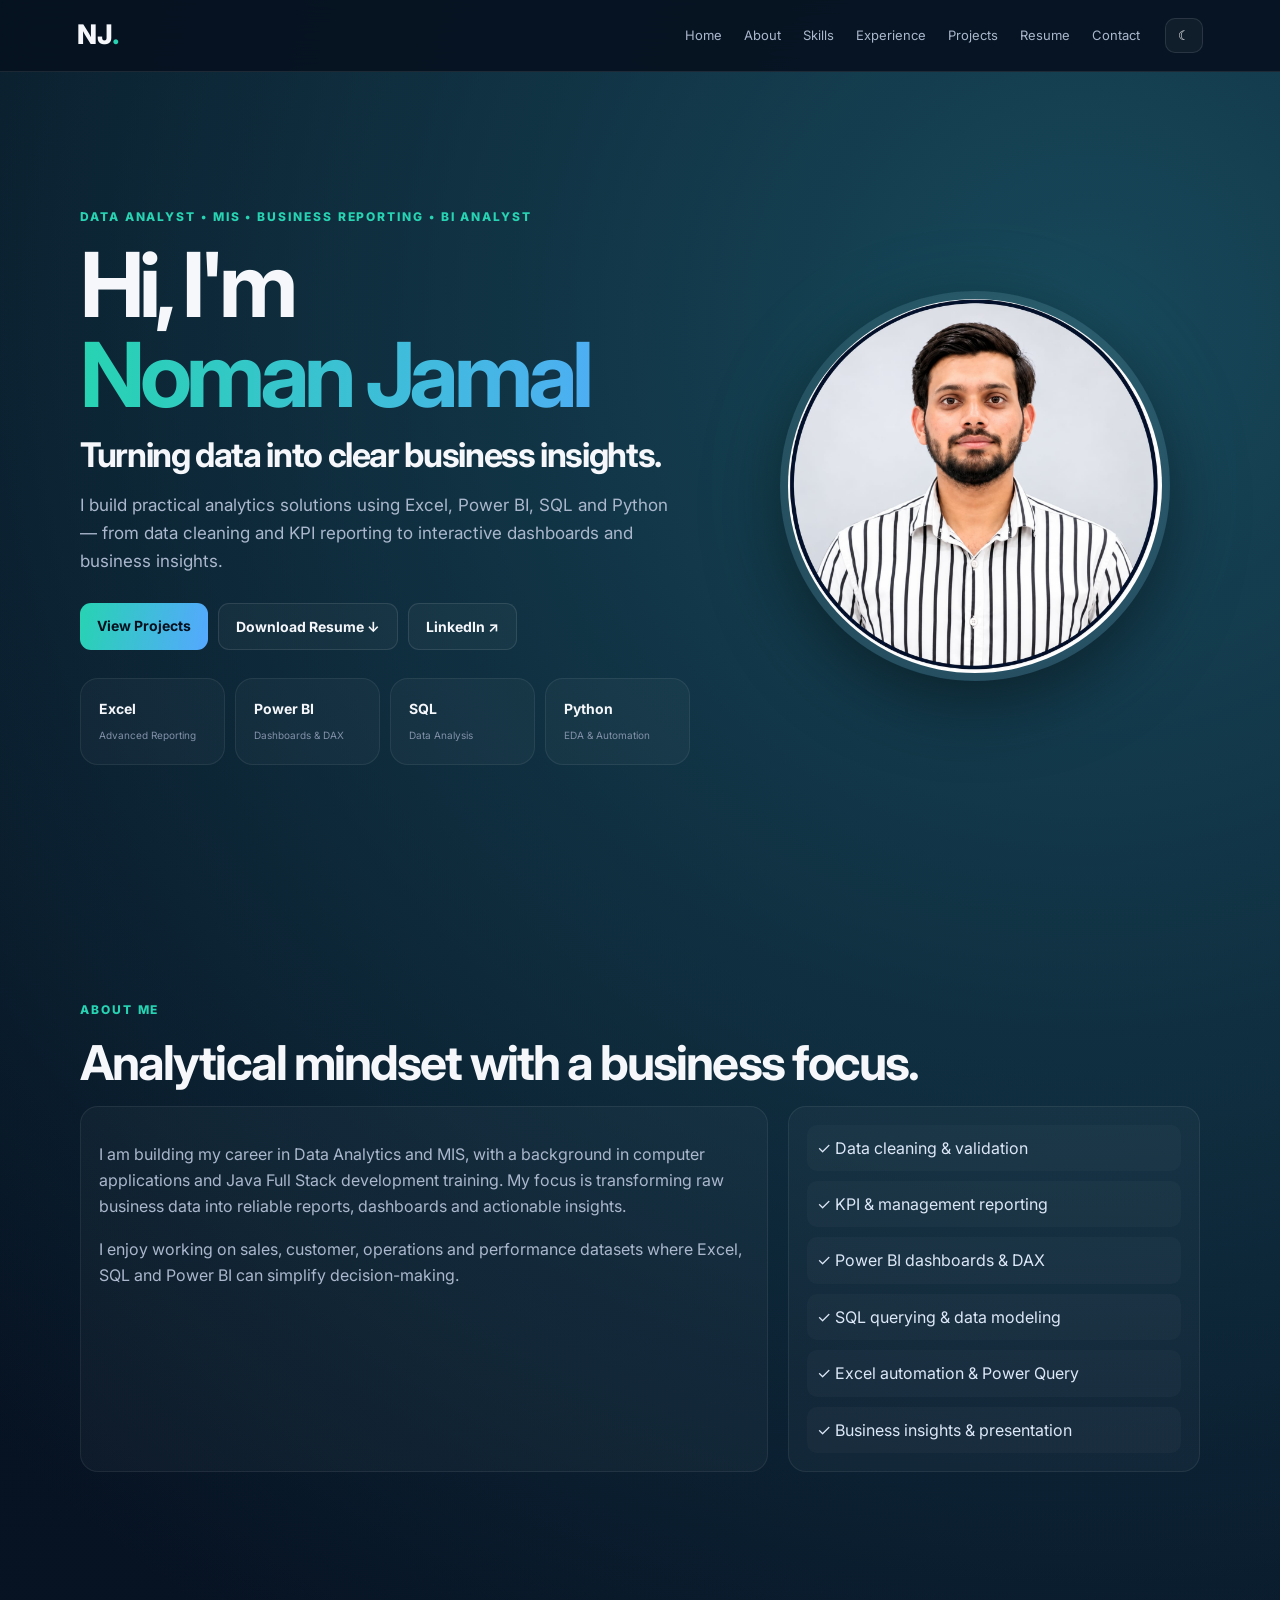
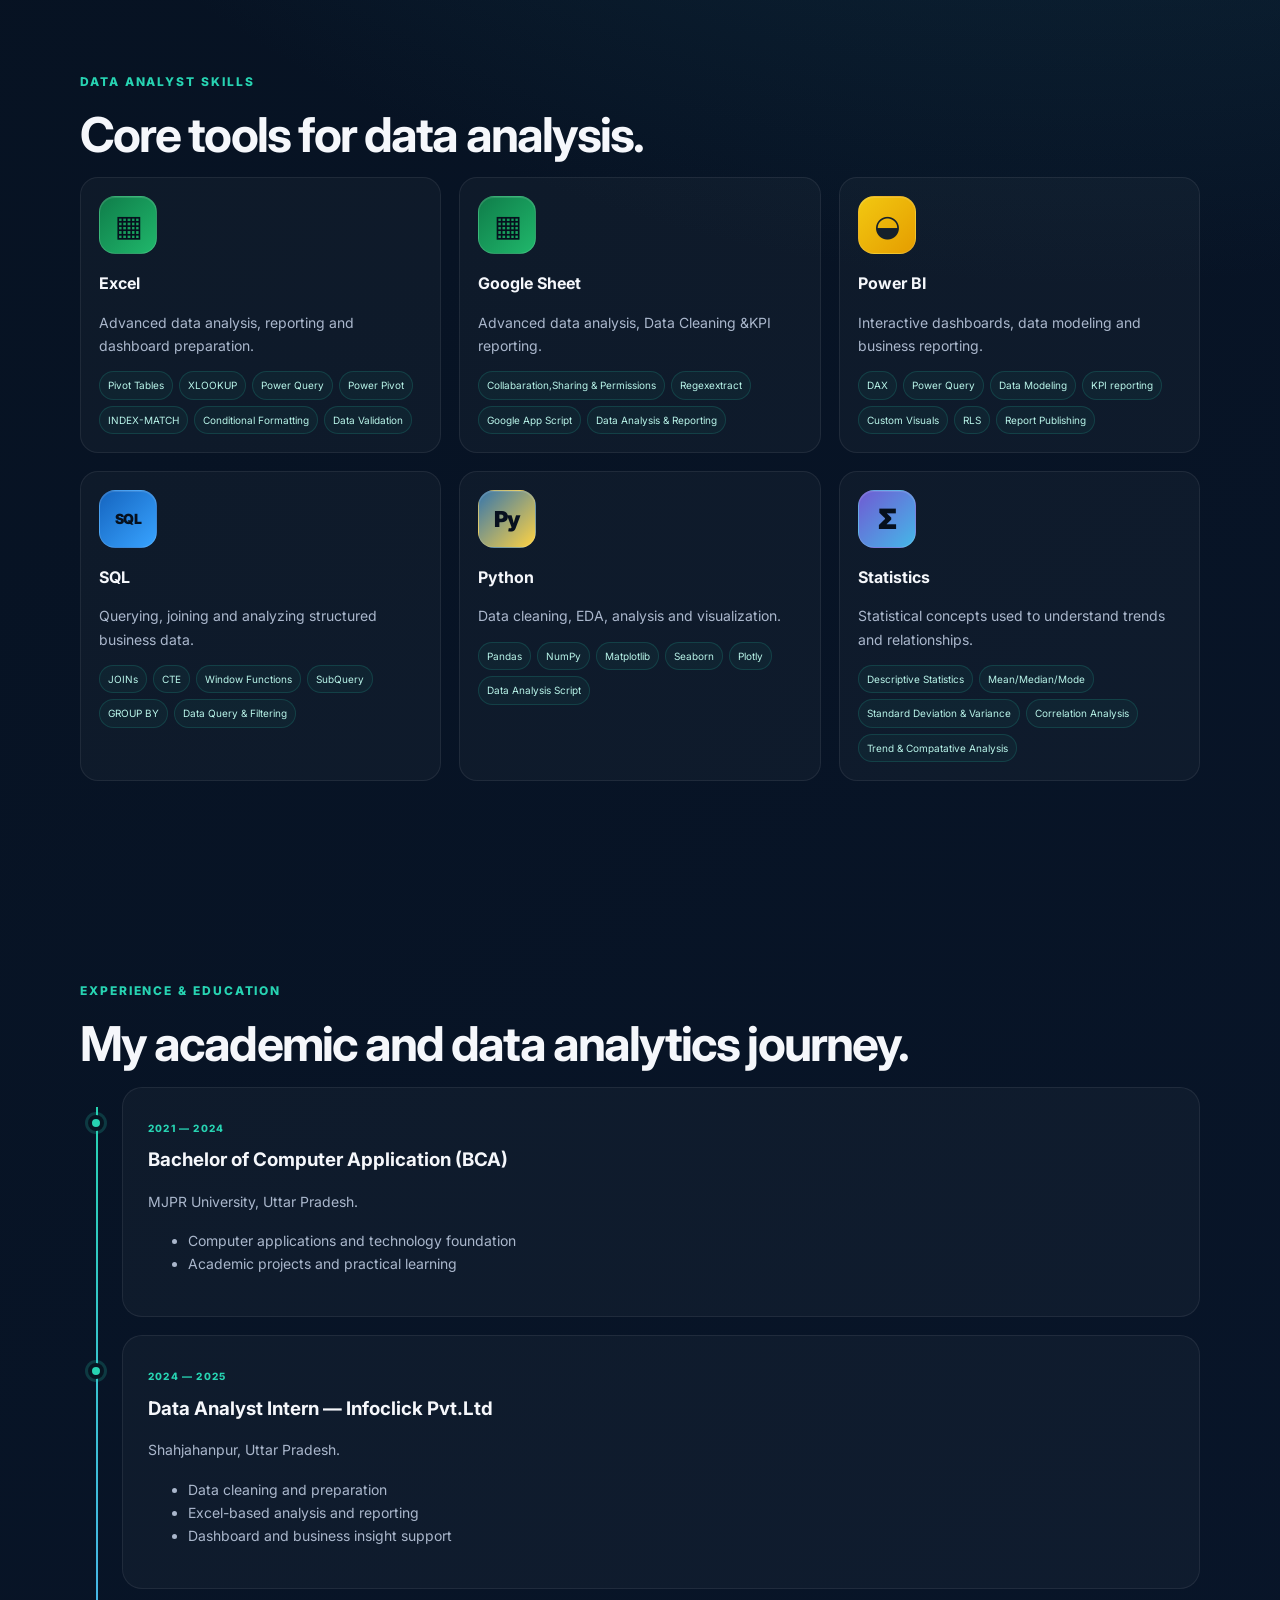
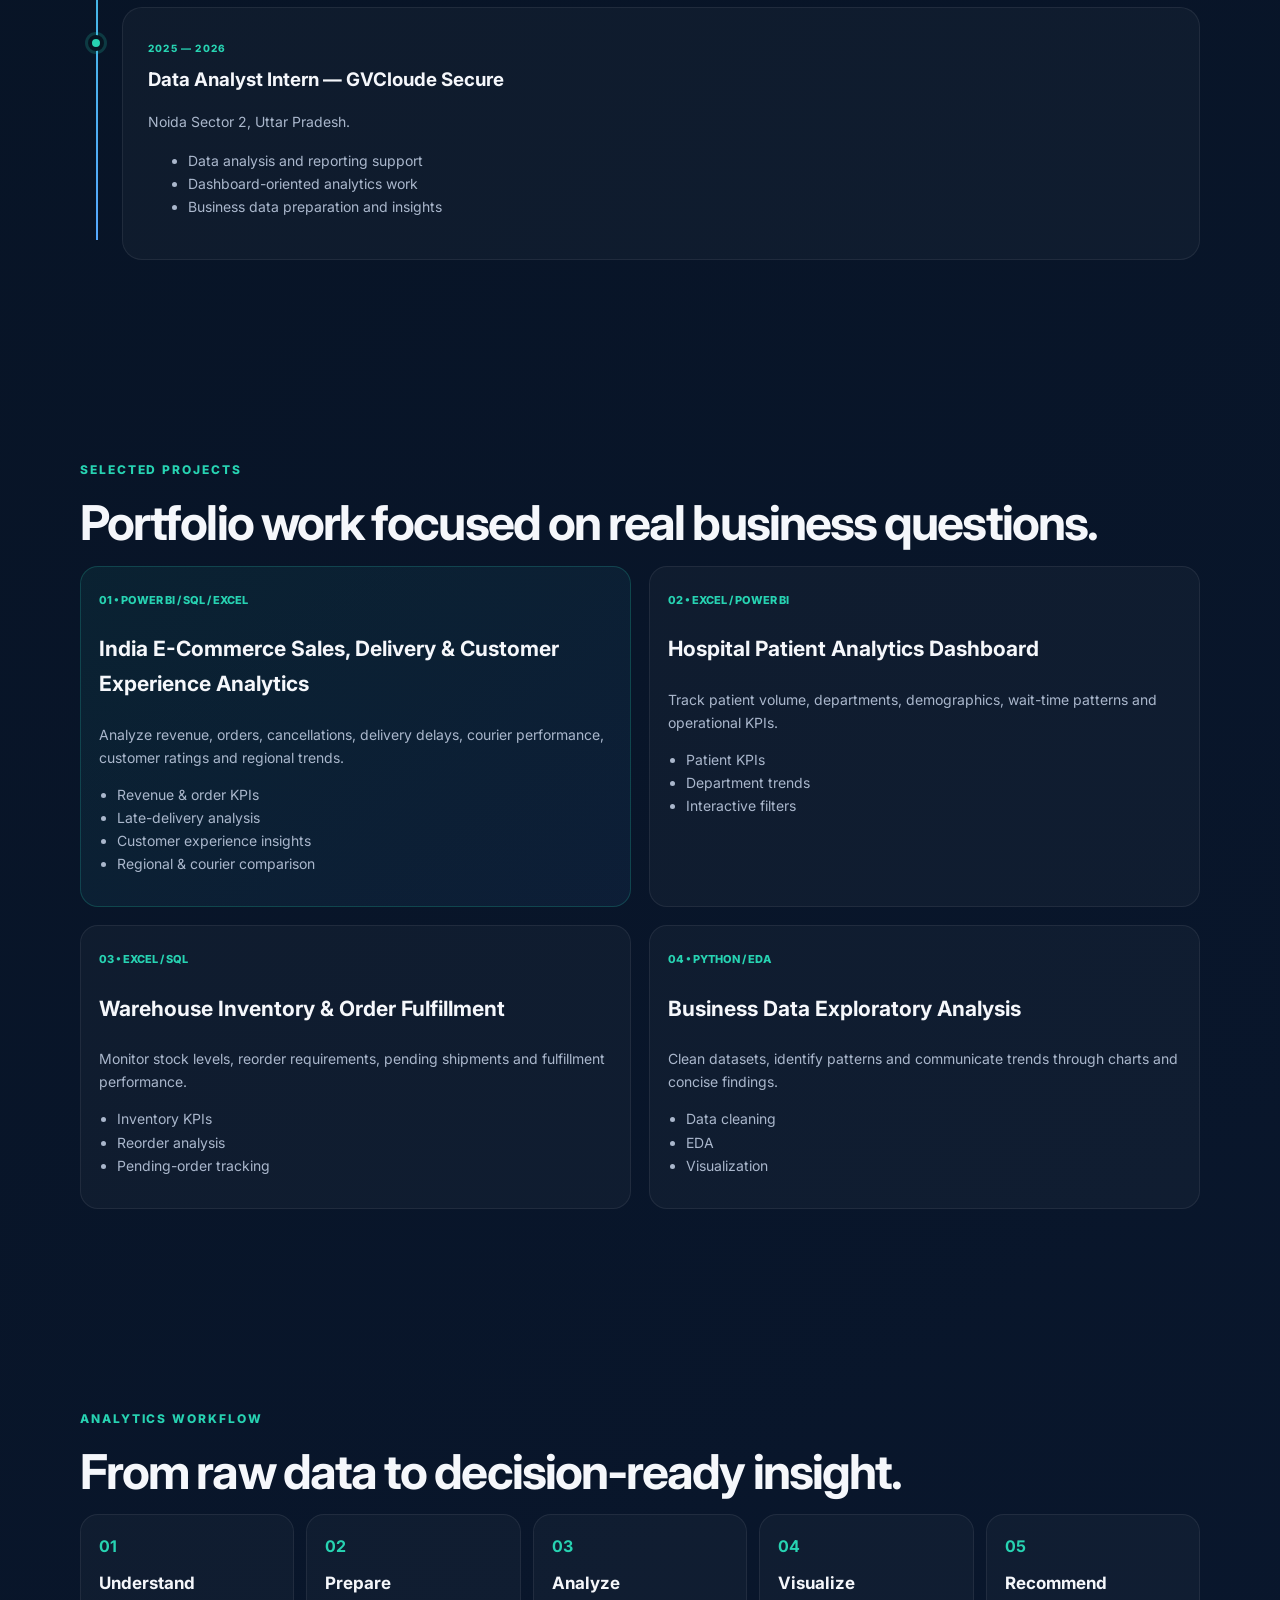
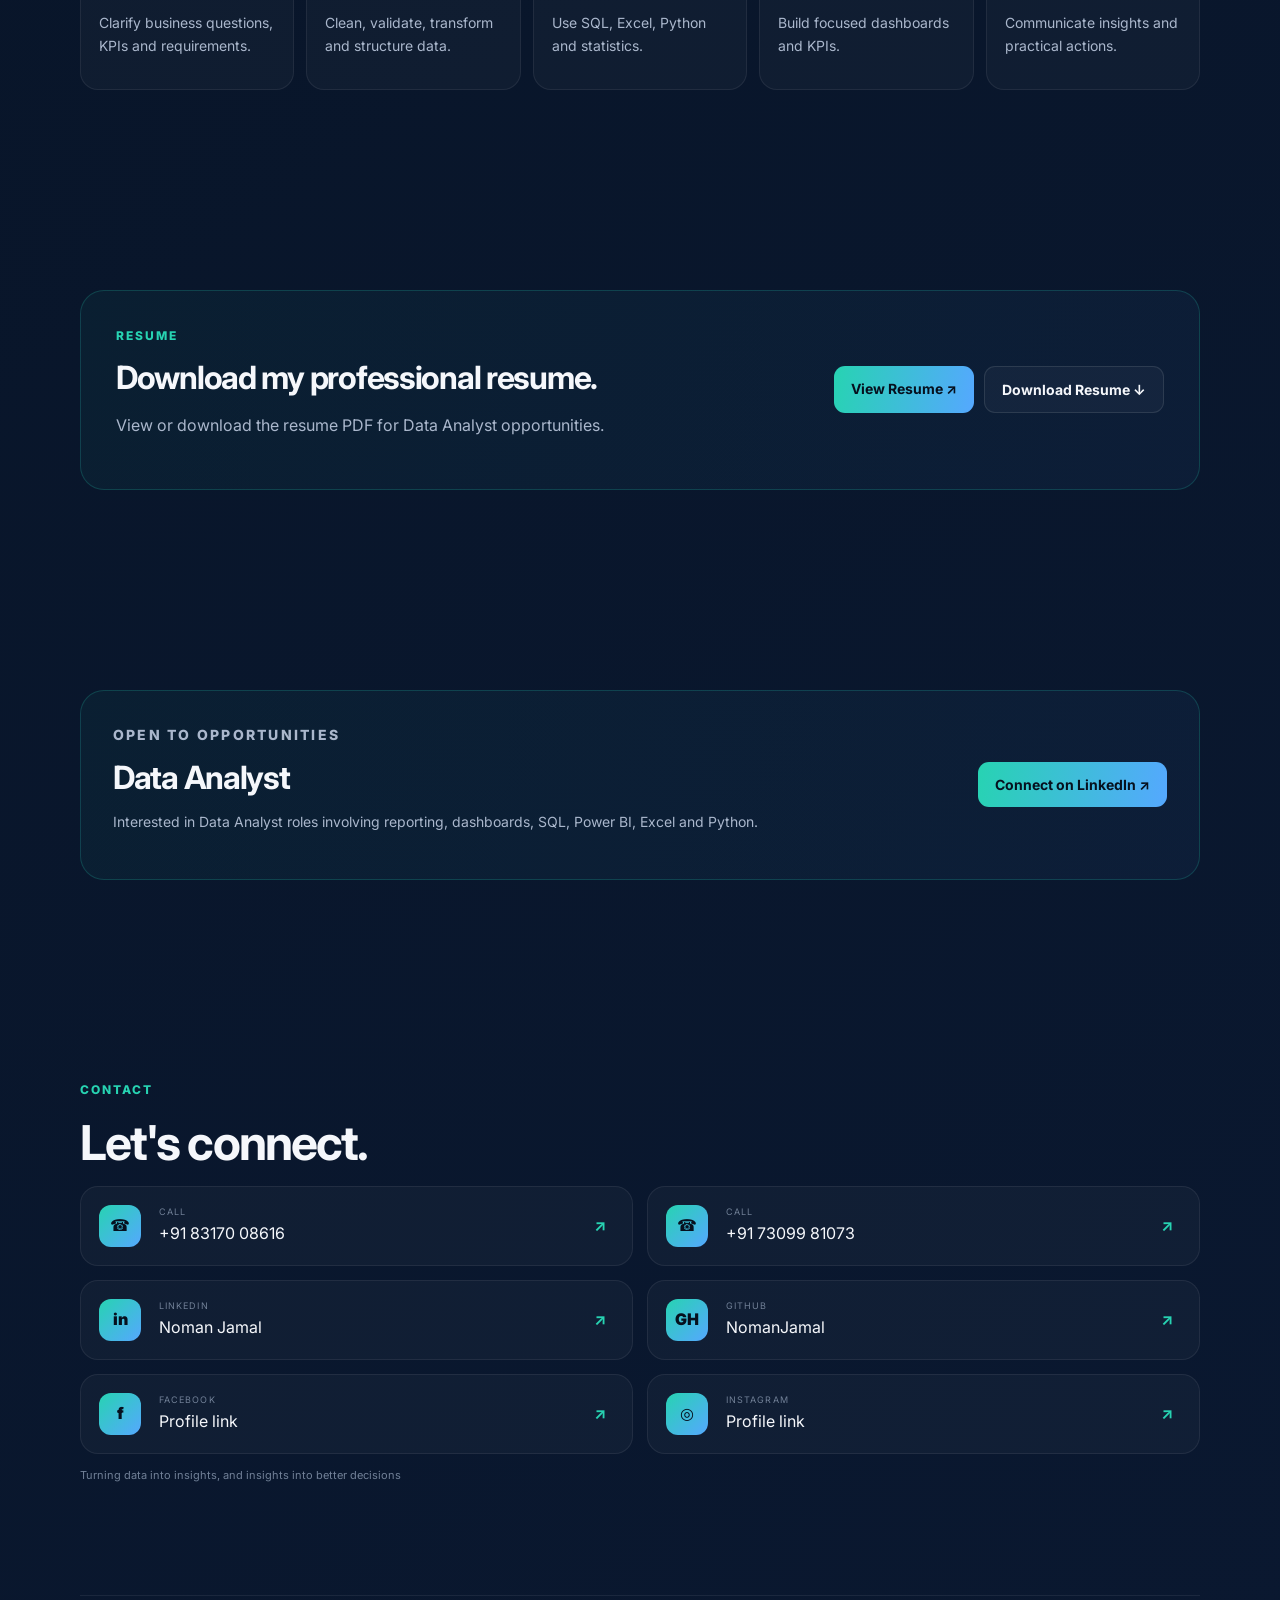
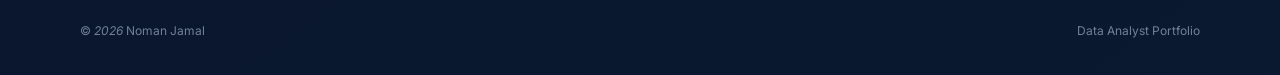
<file: Portfolio/index.html>
<!doctype html>
<html lang="en">
<head>
<meta charset="utf-8"><meta name="viewport" content="width=device-width,initial-scale=1">
<meta name="description" content="Noman Jamal - Data Analyst Portfolio">
<title>Noman Jamal | Data Analyst</title>
<link rel="preconnect" href="https://fonts.googleapis.com"><link rel="preconnect" href="https://fonts.gstatic.com" crossorigin>
<link href="https://fonts.googleapis.com/css2?family=Inter:wght@400;500;600;700;800&display=swap" rel="stylesheet">
<link rel="stylesheet" href="style.css">
</head>
<body>
<header>
<a class="logo" href="#home">NJ<span>.</span></a>
<nav id="nav"><a href="#home">Home</a><a href="#about">About</a><a href="#skills">Skills</a><a href="#experience">Experience</a><a href="#projects">Projects</a><a href="#resume">Resume</a><a href="#contact">Contact</a></nav>
<button id="theme" aria-label="Theme">☾</button><button id="menu" aria-label="Menu">☰</button>
</header>

<main>
<section id="home" class="hero wrap">
<div>
<p class="eyebrow">DATA ANALYST • MIS • BUSINESS REPORTING • BI ANALYST</p>
<h1>Hi, I'm <span>Noman Jamal</span></h1>
<h2>Turning data into clear business insights.</h2>
<p class="lead">I build practical analytics solutions using Excel, Power BI, SQL and Python — from data cleaning and KPI reporting to interactive dashboards and business insights.</p>
<div class="actions"><a class="btn primary" href="#projects">View Projects</a><a class="btn" href="Noman Resume.pdf" download>Download Resume ↓</a><a class="btn" target="_blank" rel="noopener" href="https://www.linkedin.com/in/nomanjamal/">LinkedIn ↗</a></div>
<div class="stats"><div><b>Excel</b><small>Advanced Reporting</small></div><div><b>Power BI</b><small>Dashboards & DAX</small></div><div><b>SQL</b><small>Data Analysis</small></div><div><b>Python</b><small>EDA & Automation</small></div></div>
</div>
<div class="photoWrap"><div class="glow"></div><img src="assets/Profile.jpeg" alt="Noman Jamal profile photo"></div>
</section>

<section id="about" class="wrap section"><p class="eyebrow">ABOUT ME</p><h2>Analytical mindset with a business focus.</h2>
<div class="about"><article><p>I am building my career in Data Analytics and MIS, with a background in computer applications and Java Full Stack development training. My focus is transforming raw business data into reliable reports, dashboards and actionable insights.</p><p>I enjoy working on sales, customer, operations and performance datasets where Excel, SQL and Power BI can simplify decision-making.</p></article>
<article class="checks"><div>✓ Data cleaning & validation</div><div>✓ KPI & management reporting</div><div>✓ Power BI dashboards & DAX</div><div>✓ SQL querying & data modeling</div><div>✓ Excel automation & Power Query</div><div>✓ Business insights & presentation</div></article></div></section>

<section id="skills" class="wrap section"><p class="eyebrow">DATA ANALYST SKILLS</p><h2>Core tools for data analysis.</h2>
<div class="grid skills">
<article class="skill"><div class="skill-icon logo-excel"><span>▦</span></div><b>Excel</b><p>Advanced data analysis, reporting and dashboard preparation.</p><div class="chips"><span>Pivot Tables</span><span>XLOOKUP</span><span>Power Query</span><span>Power Pivot</span><span>INDEX-MATCH</span><span>Conditional Formatting</span><span>Data Validation</span></div></article>
<article class="skill"><div class="skill-icon logo-excel"><span>▦</span></div><b>Google Sheet</b><p>Advanced data analysis, Data Cleaning &KPI reporting.</p><div class="chips"> <span>Collabaration,Sharing & Permissions</span><span>Regexextract</span><span>Google App Script</span><span>Data Analysis & Reporting</span></div></article>
<article class="skill"><div class="skill-icon logo-pbi"><span>◒</span></div><b>Power BI</b><p>Interactive dashboards, data modeling and business reporting.</p><div class="chips"><span>DAX</span><span>Power Query</span><span>Data Modeling</span><span>KPI reporting</span><span>Custom Visuals</span><span>RLS</span><span>Report Publishing</span></div></article>
<article class="skill"><div class="skill-icon logo-sql"><span>SQL</span></div><b>SQL</b><p>Querying, joining and analyzing structured business data.</p><div class="chips"><span>JOINs</span><span>CTE</span><span>Window Functions</span><span>SubQuery</span><span>GROUP BY</span><span>Data Query & Filtering</span></div></article>
<article class="skill"><div class="skill-icon logo-python"><span>Py</span></div><b>Python</b><p>Data cleaning, EDA, analysis and visualization.</p><div class="chips"><span>Pandas</span><span>NumPy</span><span>Matplotlib</span><span>Seaborn</span><span>Plotly</span><span>Data Analysis Script</span></div></article>
<article class="skill"><div class="skill-icon logo-stats"><span>Σ</span></div><b>Statistics</b><p>Statistical concepts used to understand trends and relationships.</p><div class="chips"><span>Descriptive Statistics</span><span>Mean/Median/Mode</span><span>Standard Deviation & Variance</span><span>Correlation Analysis</span><span>Trend & Compatative Analysis</span></div></article>
</div></section>

<section id="experience" class="wrap section"><p class="eyebrow">EXPERIENCE & EDUCATION</p><h2>My academic and data analytics journey.</h2>
<div class="timeline">
<article class="experience"><div class="exp-dot"></div><div><span class="date">2021 — 2024</span><h3>Bachelor of Computer Application (BCA)</h3><p>MJPR University, Uttar Pradesh.</p><ul><li>Computer applications and technology foundation</li><li>Academic projects and practical learning</li></ul></div></article>
<article class="experience"><div class="exp-dot"></div><div><span class="date">2024 — 2025</span><h3>Data Analyst Intern — Infoclick Pvt.Ltd</h3><p>Shahjahanpur, Uttar Pradesh.</p><ul><li>Data cleaning and preparation</li><li>Excel-based analysis and reporting</li><li>Dashboard and business insight support</li></ul></div></article>
<article class="experience"><div class="exp-dot"></div><div><span class="date">2025 — 2026</span><h3>Data Analyst Intern — GVCloude Secure</h3><p>Noida Sector 2, Uttar Pradesh.</p><ul><li>Data analysis and reporting support</li><li>Dashboard-oriented analytics work</li><li>Business data preparation and insights</li></ul></div></article>
</div></section>

<section id="projects" class="wrap section"><p class="eyebrow">SELECTED PROJECTS</p><h2>Portfolio work focused on real business questions.</h2>
<div class="grid projects">
<article class="featured"><label>01 • POWER BI / SQL / EXCEL</label><h3>India E-Commerce Sales, Delivery & Customer Experience Analytics</h3><p>Analyze revenue, orders, cancellations, delivery delays, courier performance, customer ratings and regional trends.</p><ul><li>Revenue & order KPIs</li><li>Late-delivery analysis</li><li>Customer experience insights</li><li>Regional & courier comparison</li></ul></article>
<article><label>02 • EXCEL / POWER BI</label><h3>Hospital Patient Analytics Dashboard</h3><p>Track patient volume, departments, demographics, wait-time patterns and operational KPIs.</p><ul><li>Patient KPIs</li><li>Department trends</li><li>Interactive filters</li></ul></article>
<article><label>03 • EXCEL / SQL</label><h3>Warehouse Inventory & Order Fulfillment</h3><p>Monitor stock levels, reorder requirements, pending shipments and fulfillment performance.</p><ul><li>Inventory KPIs</li><li>Reorder analysis</li><li>Pending-order tracking</li></ul></article>
<article><label>04 • PYTHON / EDA</label><h3>Business Data Exploratory Analysis</h3><p>Clean datasets, identify patterns and communicate trends through charts and concise findings.</p><ul><li>Data cleaning</li><li>EDA</li><li>Visualization</li></ul></article>
</div></section>

<section id="workflow" class="wrap section"><p class="eyebrow">ANALYTICS WORKFLOW</p><h2>From raw data to decision-ready insight.</h2>
<div class="workflow"><div><b>01</b><h3>Understand</h3><p>Clarify business questions, KPIs and requirements.</p></div><div><b>02</b><h3>Prepare</h3><p>Clean, validate, transform and structure data.</p></div><div><b>03</b><h3>Analyze</h3><p>Use SQL, Excel, Python and statistics.</p></div><div><b>04</b><h3>Visualize</h3><p>Build focused dashboards and KPIs.</p></div><div><b>05</b><h3>Recommend</h3><p>Communicate insights and practical actions.</p></div></div></section>

<section id="resume" class="wrap section"><div class="resume-box"><div><p class="eyebrow">RESUME</p><h2>Download my professional resume.</h2><p>View or download the resume PDF for Data Analyst opportunities.</p></div><div class="resume-actions"><a class="btn primary" href="Noman Resume.pdf" target="_blank">View Resume ↗</a><a class="btn" href="Noman Resume.pdf" download>Download Resume ↓</a></div></div></section>

<section class="wrap section"><div class="cta"><div><p class="eyebrow">OPEN TO OPPORTUNITIES</p><h2>Data Analyst</h2><p>Interested in Data Analyst roles involving reporting, dashboards, SQL, Power BI, Excel and Python.</p></div><a class="btn primary" target="_blank" rel="noopener" href="https://www.linkedin.com/in/nomanjamal/">Connect on LinkedIn ↗</a></div></section>

<section id="contact" class="wrap section"><p class="eyebrow">CONTACT</p><h2>Let's connect.</h2>
<div class="contacts">
<a href="tel:+918317008616"><span class="contact-icon">☎</span><span><small>CALL</small>+91 83170 08616</span><strong>↗</strong></a>
<a href="tel:+917309981073"><span class="contact-icon">☎</span><span><small>CALL</small>+91 73099 81073</span><strong>↗</strong></a>
<a target="_blank" rel="noopener" href="https://www.linkedin.com/in/nomanjamal/"><span class="contact-icon">in</span><span><small>LINKEDIN</small>Noman Jamal</span><strong>↗</strong></a>
<a target="_blank" rel="noopener" href="https://github.com/NomanJamal"><span class="contact-icon">GH</span><span><small>GITHUB</small>NomanJamal</span><strong>↗</strong></a>
<a target="_blank" rel="noopener" href="https://www.facebook.com/share/1EKhSnyR6t/"><span class="contact-icon">f</span><span><small>FACEBOOK</small>Profile link</span><strong>↗</strong></a>
<a target="_blank" rel="noopener" href="https://www.instagram.com/"><span class="contact-icon">◎</span><span><small>INSTAGRAM</small>Profile link</span><strong>↗</strong></a>
</div>
<p class="social-note">Turning data into insights, and insights into better decisions</p>
</section>
</main>
<footer><span>© <i id="year"></i> Noman Jamal</span><span>Data Analyst Portfolio</span></footer>
<script src="script.js"></script>
</body></html>
</file>
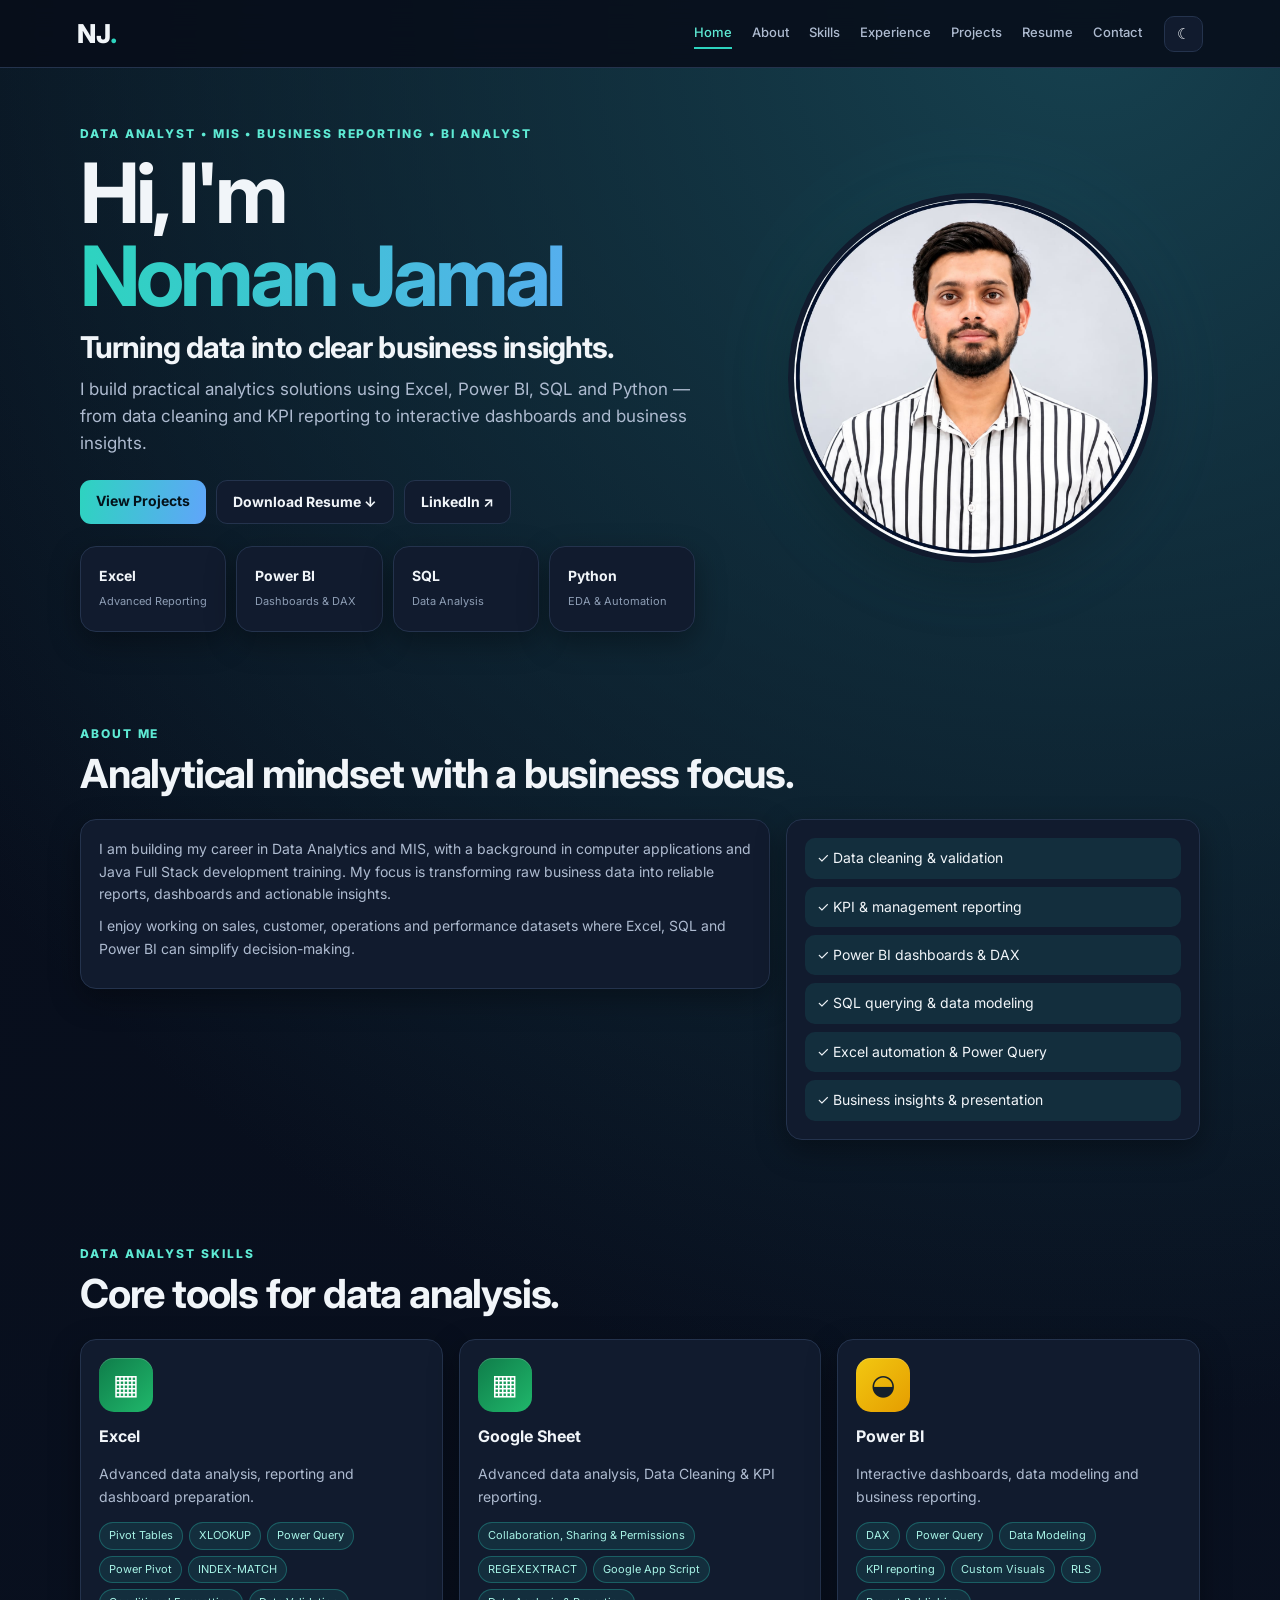
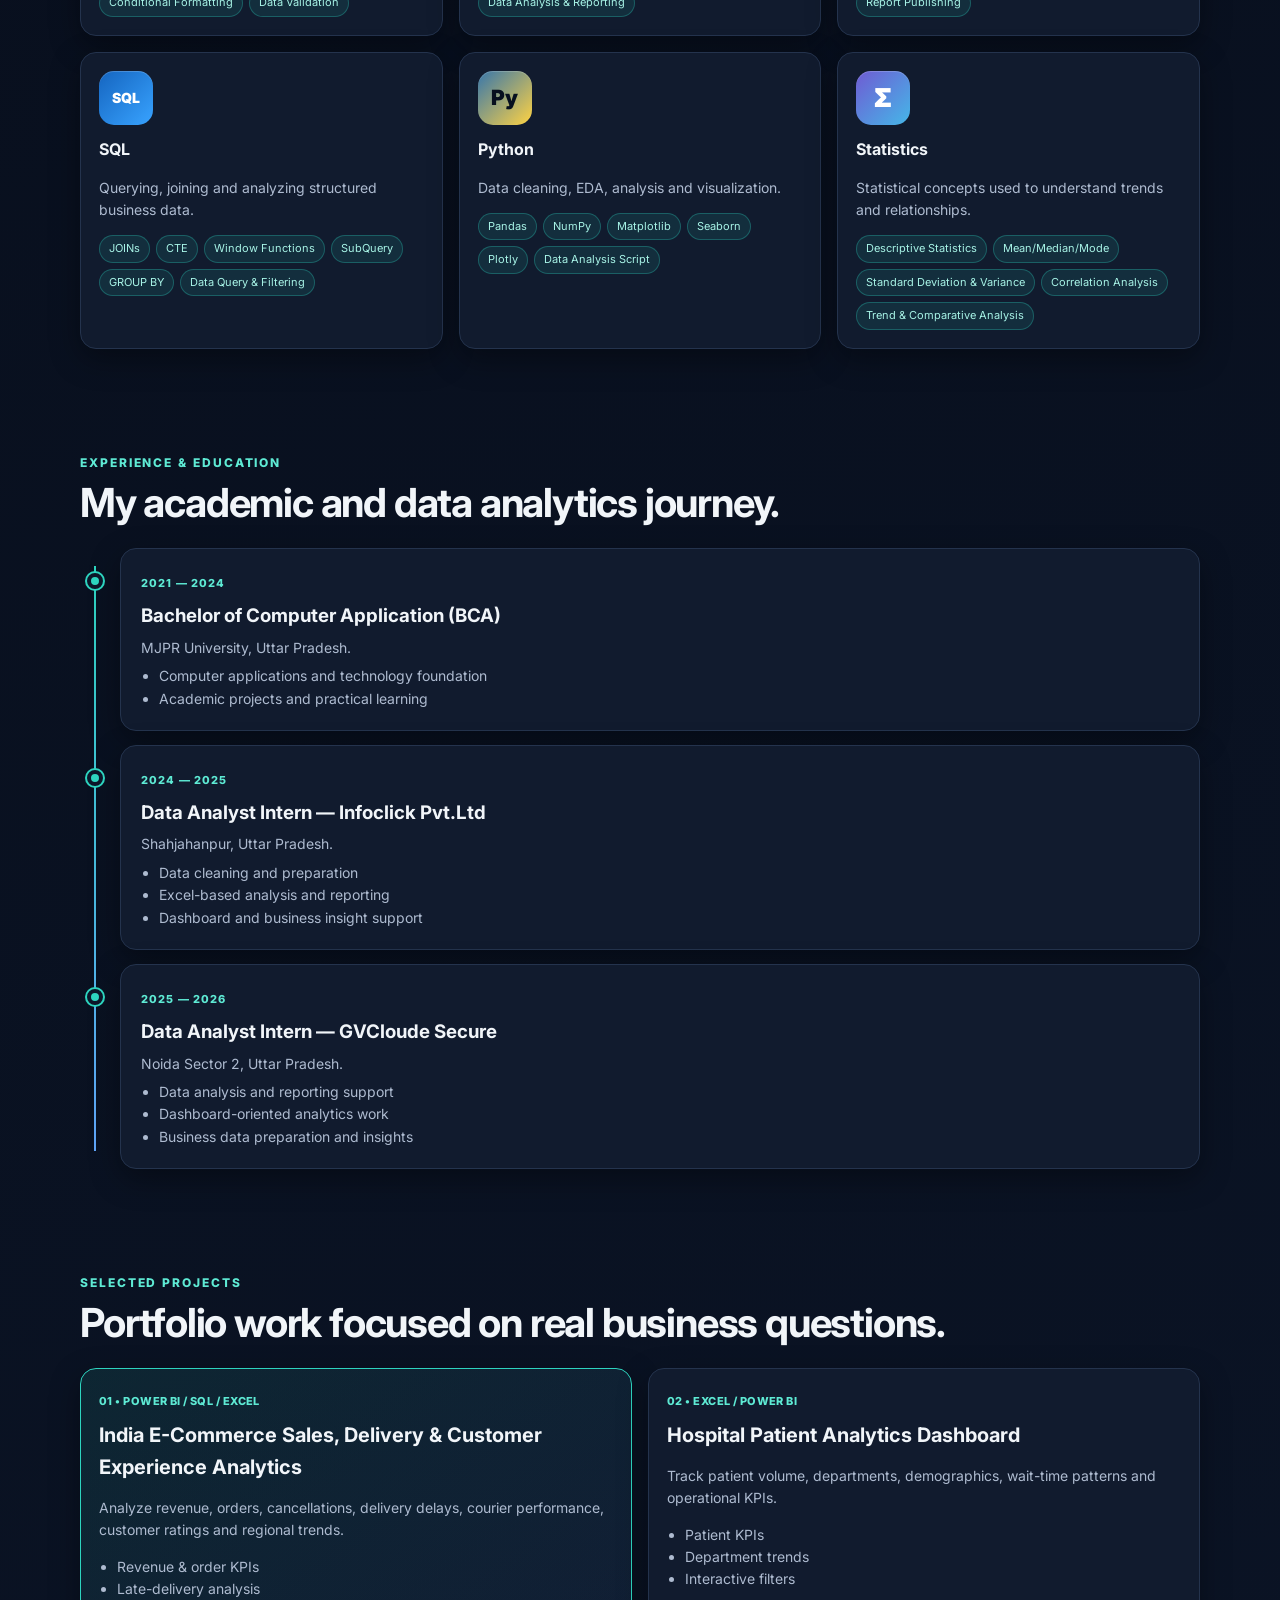
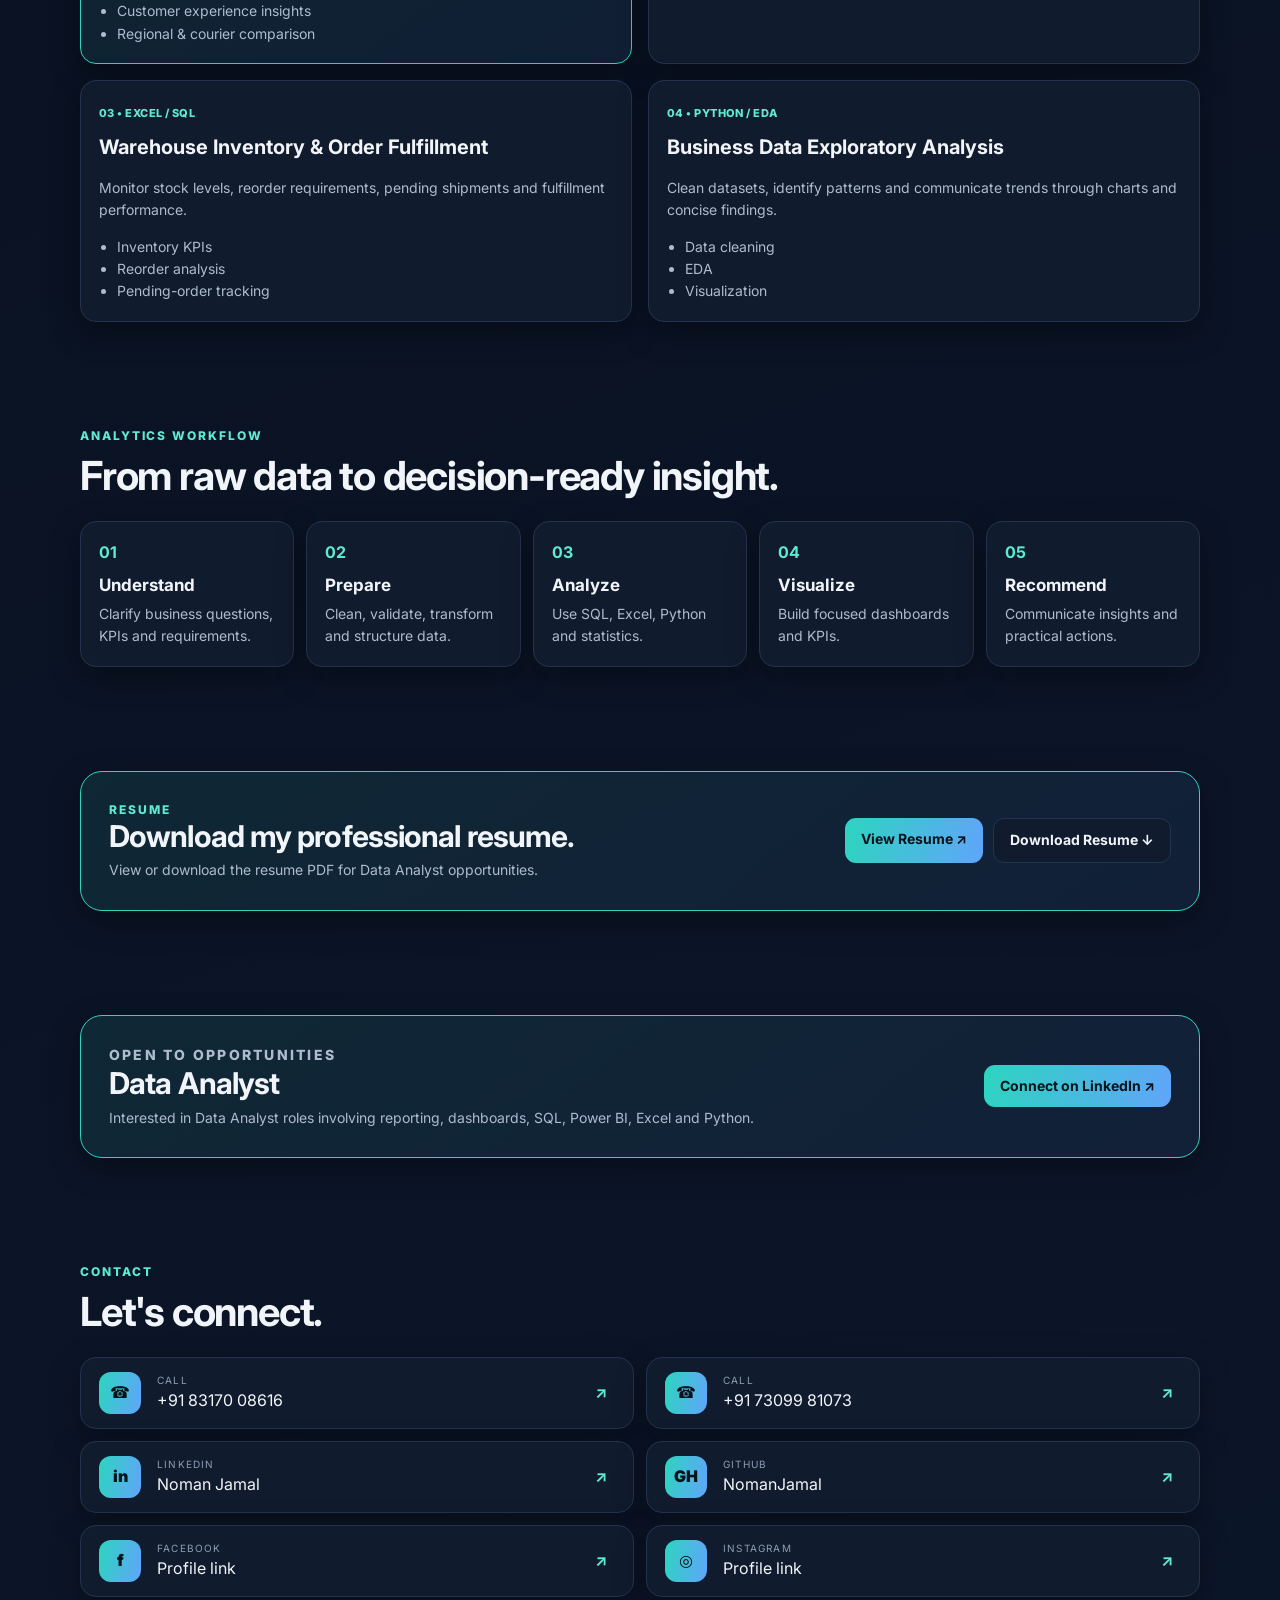
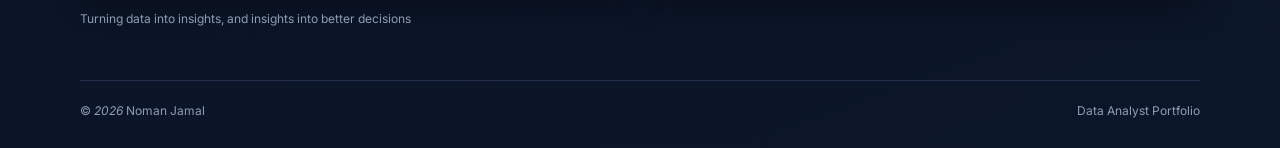
<file: Portfolio1/index.html>
<!doctype html>
<html lang="en">
<head>
<meta charset="utf-8"><meta name="viewport" content="width=device-width,initial-scale=1">
<meta name="description" content="Noman Jamal - Data Analyst Portfolio">
<title>Noman Jamal | Data Analyst</title>
<link rel="preconnect" href="https://fonts.googleapis.com"><link rel="preconnect" href="https://fonts.gstatic.com" crossorigin>
<link href="https://fonts.googleapis.com/css2?family=Inter:wght@400;500;600;700;800&display=swap" rel="stylesheet">
<link rel="stylesheet" href="style.css">
</head>
<body>
<header>
<a class="logo" href="#home">NJ<span>.</span></a>
<nav id="nav"><a href="#home">Home</a><a href="#about">About</a><a href="#skills">Skills</a><a href="#experience">Experience</a><a href="#projects">Projects</a><a href="#resume">Resume</a><a href="#contact">Contact</a></nav>
<button id="theme" aria-label="Theme">☾</button><button id="menu" aria-label="Menu">☰</button>
</header>

<main>
<section id="home" class="hero wrap">
<div>
<p class="eyebrow">DATA ANALYST • MIS • BUSINESS REPORTING • BI ANALYST</p>
<h1>Hi, I'm <span>Noman Jamal</span></h1>
<h2>Turning data into clear business insights.</h2>
<p class="lead">I build practical analytics solutions using Excel, Power BI, SQL and Python — from data cleaning and KPI reporting to interactive dashboards and business insights.</p>
<div class="actions"><a class="btn primary" href="#projects">View Projects</a><a class="btn" href="Noman_Resume.pdf" download>Download Resume ↓</a><a class="btn" target="_blank" rel="noopener" href="https://www.linkedin.com/in/nomanjamal/">LinkedIn ↗</a></div>
<div class="stats"><div><b>Excel</b><small>Advanced Reporting</small></div><div><b>Power BI</b><small>Dashboards & DAX</small></div><div><b>SQL</b><small>Data Analysis</small></div><div><b>Python</b><small>EDA & Automation</small></div></div>
</div>
<div class="photoWrap"><div class="glow"></div><img src="assets/Profile.jpeg" alt="Noman Jamal profile photo"></div>
</section>

<section id="about" class="wrap section"><p class="eyebrow">ABOUT ME</p><h2>Analytical mindset with a business focus.</h2>
<div class="about"><article><p>I am building my career in Data Analytics and MIS, with a background in computer applications and Java Full Stack development training. My focus is transforming raw business data into reliable reports, dashboards and actionable insights.</p><p>I enjoy working on sales, customer, operations and performance datasets where Excel, SQL and Power BI can simplify decision-making.</p></article>
<article class="checks"><div>✓ Data cleaning & validation</div><div>✓ KPI & management reporting</div><div>✓ Power BI dashboards & DAX</div><div>✓ SQL querying & data modeling</div><div>✓ Excel automation & Power Query</div><div>✓ Business insights & presentation</div></article></div></section>

<section id="skills" class="wrap section"><p class="eyebrow">DATA ANALYST SKILLS</p><h2>Core tools for data analysis.</h2>
<div class="grid skills">
<article class="skill"><div class="skill-icon logo-excel"><span>▦</span></div><b>Excel</b><p>Advanced data analysis, reporting and dashboard preparation.</p><div class="chips"><span>Pivot Tables</span><span>XLOOKUP</span><span>Power Query</span><span>Power Pivot</span><span>INDEX-MATCH</span><span>Conditional Formatting</span><span>Data Validation</span></div></article>
<article class="skill"><div class="skill-icon logo-excel"><span>▦</span></div><b>Google Sheet</b><p>Advanced data analysis, Data Cleaning & KPI reporting.</p><div class="chips"> <span>Collaboration, Sharing & Permissions</span><span>REGEXEXTRACT</span><span>Google App Script</span><span>Data Analysis & Reporting</span></div></article>
<article class="skill"><div class="skill-icon logo-pbi"><span>◒</span></div><b>Power BI</b><p>Interactive dashboards, data modeling and business reporting.</p><div class="chips"><span>DAX</span><span>Power Query</span><span>Data Modeling</span><span>KPI reporting</span><span>Custom Visuals</span><span>RLS</span><span>Report Publishing</span></div></article>
<article class="skill"><div class="skill-icon logo-sql"><span>SQL</span></div><b>SQL</b><p>Querying, joining and analyzing structured business data.</p><div class="chips"><span>JOINs</span><span>CTE</span><span>Window Functions</span><span>SubQuery</span><span>GROUP BY</span><span>Data Query & Filtering</span></div></article>
<article class="skill"><div class="skill-icon logo-python"><span>Py</span></div><b>Python</b><p>Data cleaning, EDA, analysis and visualization.</p><div class="chips"><span>Pandas</span><span>NumPy</span><span>Matplotlib</span><span>Seaborn</span><span>Plotly</span><span>Data Analysis Script</span></div></article>
<article class="skill"><div class="skill-icon logo-stats"><span>Σ</span></div><b>Statistics</b><p>Statistical concepts used to understand trends and relationships.</p><div class="chips"><span>Descriptive Statistics</span><span>Mean/Median/Mode</span><span>Standard Deviation & Variance</span><span>Correlation Analysis</span><span>Trend & Comparative Analysis</span></div></article>
</div></section>

<section id="experience" class="wrap section"><p class="eyebrow">EXPERIENCE & EDUCATION</p><h2>My academic and data analytics journey.</h2>
<div class="timeline">
<article class="experience"><div class="exp-dot"></div><div><span class="date">2021 — 2024</span><h3>Bachelor of Computer Application (BCA)</h3><p>MJPR University, Uttar Pradesh.</p><ul><li>Computer applications and technology foundation</li><li>Academic projects and practical learning</li></ul></div></article>
<article class="experience"><div class="exp-dot"></div><div><span class="date">2024 — 2025</span><h3>Data Analyst Intern — Infoclick Pvt.Ltd</h3><p>Shahjahanpur, Uttar Pradesh.</p><ul><li>Data cleaning and preparation</li><li>Excel-based analysis and reporting</li><li>Dashboard and business insight support</li></ul></div></article>
<article class="experience"><div class="exp-dot"></div><div><span class="date">2025 — 2026</span><h3>Data Analyst Intern — GVCloude Secure</h3><p>Noida Sector 2, Uttar Pradesh.</p><ul><li>Data analysis and reporting support</li><li>Dashboard-oriented analytics work</li><li>Business data preparation and insights</li></ul></div></article>
</div></section>

<section id="projects" class="wrap section"><p class="eyebrow">SELECTED PROJECTS</p><h2>Portfolio work focused on real business questions.</h2>
<div class="grid projects">
<article class="featured"><label>01 • POWER BI / SQL / EXCEL</label><h3>India E-Commerce Sales, Delivery & Customer Experience Analytics</h3><p>Analyze revenue, orders, cancellations, delivery delays, courier performance, customer ratings and regional trends.</p><ul><li>Revenue & order KPIs</li><li>Late-delivery analysis</li><li>Customer experience insights</li><li>Regional & courier comparison</li></ul></article>
<article><label>02 • EXCEL / POWER BI</label><h3>Hospital Patient Analytics Dashboard</h3><p>Track patient volume, departments, demographics, wait-time patterns and operational KPIs.</p><ul><li>Patient KPIs</li><li>Department trends</li><li>Interactive filters</li></ul></article>
<article><label>03 • EXCEL / SQL</label><h3>Warehouse Inventory & Order Fulfillment</h3><p>Monitor stock levels, reorder requirements, pending shipments and fulfillment performance.</p><ul><li>Inventory KPIs</li><li>Reorder analysis</li><li>Pending-order tracking</li></ul></article>
<article><label>04 • PYTHON / EDA</label><h3>Business Data Exploratory Analysis</h3><p>Clean datasets, identify patterns and communicate trends through charts and concise findings.</p><ul><li>Data cleaning</li><li>EDA</li><li>Visualization</li></ul></article>
</div></section>

<section id="workflow" class="wrap section"><p class="eyebrow">ANALYTICS WORKFLOW</p><h2>From raw data to decision-ready insight.</h2>
<div class="workflow"><div><b>01</b><h3>Understand</h3><p>Clarify business questions, KPIs and requirements.</p></div><div><b>02</b><h3>Prepare</h3><p>Clean, validate, transform and structure data.</p></div><div><b>03</b><h3>Analyze</h3><p>Use SQL, Excel, Python and statistics.</p></div><div><b>04</b><h3>Visualize</h3><p>Build focused dashboards and KPIs.</p></div><div><b>05</b><h3>Recommend</h3><p>Communicate insights and practical actions.</p></div></div></section>

<section id="resume" class="wrap section"><div class="resume-box"><div><p class="eyebrow">RESUME</p><h2>Download my professional resume.</h2><p>View or download the resume PDF for Data Analyst opportunities.</p></div><div class="resume-actions"><a class="btn primary" href="Noman_Resume.pdf" target="_blank">View Resume ↗</a><a class="btn" href="Noman_Resume.pdf" download>Download Resume ↓</a></div></div></section>

<section class="wrap section"><div class="cta"><div><p class="eyebrow">OPEN TO OPPORTUNITIES</p><h2>Data Analyst</h2><p>Interested in Data Analyst roles involving reporting, dashboards, SQL, Power BI, Excel and Python.</p></div><a class="btn primary" target="_blank" rel="noopener" href="https://www.linkedin.com/in/nomanjamal/">Connect on LinkedIn ↗</a></div></section>

<section id="contact" class="wrap section"><p class="eyebrow">CONTACT</p><h2>Let's connect.</h2>
<div class="contacts">
<a href="https://wa.me/918317008616"><span class="contact-icon">☎</span><span><small>CALL</small>+91 83170 08616</span><strong>↗</strong></a>
<a href="tel:+917309981073"><span class="contact-icon">☎</span><span><small>CALL</small>+91 73099 81073</span><strong>↗</strong></a>
<a target="_blank" rel="noopener" href="https://www.linkedin.com/in/nomanjamal/"><span class="contact-icon">in</span><span><small>LINKEDIN</small>Noman Jamal</span><strong>↗</strong></a>
<a target="_blank" rel="noopener" href="https://github.com/NomanJamal"><span class="contact-icon">GH</span><span><small>GITHUB</small>NomanJamal</span><strong>↗</strong></a>
<a target="_blank" rel="noopener" href="https://www.facebook.com/share/1EKhSnyR6t/"><span class="contact-icon">f</span><span><small>FACEBOOK</small>Profile link</span><strong>↗</strong></a>
<a target="_blank" rel="noopener" href="https://www.instagram.com/_mohd_noman_24?stkn=MTdxajQ3MDBvbmpsZg=="><span class="contact-icon">◎</span><span><small>INSTAGRAM</small>Profile link</span><strong>↗</strong></a>
</div>
<p class="social-note">Turning data into insights, and insights into better decisions</p>
</section>
</main>
<footer><span>© <i id="year"></i> Noman Jamal</span><span>Data Analyst Portfolio</span></footer>
<script src="script.js"></script>
</body></html>
</file>
<file: Portfolio/style.css>
*{box-sizing:border-box}html{scroll-behavior:smooth}body{margin:0;font-family:Inter,system-ui,sans-serif;background:radial-gradient(circle at 85% 5%,#17485a 0,transparent 25%),linear-gradient(145deg,#06111f,#0a1830);color:#f5f7fb;line-height:1.65}a{color:inherit;text-decoration:none}header{position:sticky;top:0;z-index:10;height:72px;padding:0 6%;display:flex;align-items:center;gap:25px;background:#06111fe8;backdrop-filter:blur(18px);border-bottom:1px solid #ffffff18}.logo{font-size:27px;font-weight:800;margin-right:auto}.logo span{color:#27d3b2}nav{display:flex;gap:22px}nav a{color:#aab7cc;font-size:13px;transition:.25s}nav a:hover{color:#27d3b2}button{background:#ffffff0b;color:white;border:1px solid #ffffff1a;border-radius:10px;padding:9px 12px;cursor:pointer}#menu{display:none}.wrap{width:min(1120px,88%);margin:auto}.hero{min-height:calc(100vh - 72px);display:grid;grid-template-columns:1.15fr .85fr;gap:60px;align-items:center}.eyebrow{font-size:12px;letter-spacing:.16em;font-weight:800;color:#27d3b2;margin:0 0 14px}h1{font-size:clamp(48px,7vw,92px);line-height:1;letter-spacing:-.06em;margin:0}h1 span{display:block;background:linear-gradient(90deg,#27d3b2,#55a8ff);-webkit-background-clip:text;color:transparent}h2{font-size:clamp(30px,4vw,48px);line-height:1.12;letter-spacing:-.04em;margin:16px 0}.hero h2{font-size:clamp(22px,3vw,34px)}.lead{max-width:680px;color:#aab7cc;font-size:17px}.actions{display:flex;gap:10px;flex-wrap:wrap;margin:28px 0}.btn{display:inline-flex;padding:11px 17px;border:1px solid #ffffff1a;border-radius:11px;background:#ffffff09;font-weight:700;font-size:14px;transition:.25s}.btn:hover{transform:translateY(-3px);border-color:#27d3b2;background:#27d3b21a;box-shadow:0 12px 28px #27d3b21a}.primary{border:0;background:linear-gradient(100deg,#27d3b2,#55a8ff);color:#06101e}.primary:hover{background:linear-gradient(100deg,#55a8ff,#27d3b2);color:#06101e}.stats{display:grid;grid-template-columns:repeat(4,1fr);gap:10px;margin-top:28px}.stats div,.grid article,.about article,.workflow div,.contacts a{border:1px solid #ffffff12;background:#ffffff08;border-radius:18px;padding:18px}.stats div{transition:.25s}.stats div:hover{transform:translateY(-4px);border-color:#27d3b255;background:#27d3b20b}.stats b{display:block;font-size:14px}.stats small{color:#8291a8;font-size:10px}.photoWrap{display:grid;place-items:center;position:relative}.glow{position:absolute;width:320px;height:320px;border-radius:50%;background:linear-gradient(135deg,#27d3b2,#55a8ff);filter:blur(60px);opacity:.25}.photoWrap img{position:relative;width:min(390px,80vw);aspect-ratio:1;object-fit:cover;border-radius:50%;border:8px solid #ffffff12;box-shadow:0 20px 70px #0008;transition:.35s}.photoWrap img:hover{transform:scale(1.025);border-color:#27d3b255}.section{padding:100px 0}.about{display:grid;grid-template-columns:1.25fr .75fr;gap:20px}.about article p{color:#aab7cc}.checks{display:grid;gap:10px}.checks div{background:#ffffff06;border-radius:10px;padding:10px;color:#dce7f7;transition:.2s}.checks div:hover{background:#27d3b212;color:#27d3b2;transform:translateX(4px)}.grid{display:grid;gap:18px}.skills{grid-template-columns:repeat(3,1fr)}.grid article{transition:.28s}.grid article:hover{transform:translateY(-7px);border-color:#27d3b277;box-shadow:0 16px 40px #0003}.skill-icon{width:52px;height:52px;border-radius:14px;display:grid;place-items:center;margin-bottom:15px;font-weight:900;font-size:18px;transition:.28s;background:linear-gradient(135deg,#27d3b2,#55a8ff);color:#06101e}.skill:hover .skill-icon{transform:rotate(-5deg) scale(1.08);box-shadow:0 10px 28px #27d3b233}.skill p,.grid article p,.grid article li,.workflow p,.cta p{color:#aab7cc;font-size:14px}.chips{display:flex;flex-wrap:wrap;gap:6px;margin-top:13px}.chips span{font-size:10px;padding:5px 8px;border-radius:999px;background:#27d3b20d;border:1px solid #27d3b22a;color:#b8f4e9;transition:.2s}.chips span:hover{background:#27d3b2;color:#06101e}.projects{grid-template-columns:repeat(2,1fr)}.projects label{font-size:11px;color:#27d3b2;font-weight:800}.projects h3{font-size:21px}.projects ul{padding-left:18px;color:#dce7f7;font-size:13px}.featured{background:linear-gradient(145deg,#27d3b212,#55a8ff10)!important;border-color:#27d3b235!important}.timeline{position:relative;display:grid;gap:18px}.timeline:before{content:"";position:absolute;left:16px;top:20px;bottom:20px;width:2px;background:linear-gradient(#27d3b2,#55a8ff)}.experience{position:relative;margin-left:42px;padding:25px;border:1px solid #ffffff12;background:#ffffff08;border-radius:20px;transition:.25s}.experience:hover{transform:translateX(5px);border-color:#27d3b255;box-shadow:0 15px 35px #0003}.exp-dot{position:absolute;left:-35px;top:27px;width:16px;height:16px;border-radius:50%;background:#27d3b2;border:4px solid #071522;box-shadow:0 0 0 3px #27d3b233}.experience h3{margin:6px 0}.experience p,.experience li{color:#aab7cc;font-size:14px}.date{font-size:10px;color:#27d3b2;font-weight:800;letter-spacing:.12em}.resume-box{display:flex;align-items:center;justify-content:space-between;gap:30px;padding:35px;border-radius:24px;border:1px solid #27d3b233;background:linear-gradient(110deg,#27d3b20d,#55a8ff0d)}.resume-box h2{margin:0;font-size:32px}.resume-box p:not(.eyebrow){color:#aab7cc}.resume-actions{display:flex;gap:10px;flex-wrap:wrap}.workflow{display:grid;grid-template-columns:repeat(5,1fr);gap:12px}.workflow div{transition:.25s}.workflow div:hover{transform:translateY(-5px);border-color:#27d3b255}.workflow b{color:#27d3b2}.workflow h3{margin:9px 0 4px;font-size:17px}.cta{display:flex;align-items:center;justify-content:space-between;gap:30px;padding:32px;border-radius:24px;border:1px solid #27d3b233;background:linear-gradient(110deg,#27d3b20d,#55a8ff0d)}.cta h2{margin:0;font-size:32px}.contacts{display:grid;grid-template-columns:repeat(2,1fr);gap:14px}.contacts a{display:grid;grid-template-columns:48px 1fr 20px;align-items:center;gap:12px;transition:.28s}.contacts a:hover{transform:translateY(-4px);border-color:#27d3b2;background:#27d3b20d;box-shadow:0 12px 30px #0003}.contact-icon{width:42px;height:42px;border-radius:12px;display:grid;place-items:center;background:linear-gradient(135deg,#27d3b2,#55a8ff);color:#06101e;font-weight:900}.contacts small{display:block;color:#718097;font-size:9px;letter-spacing:.12em}.contacts strong{color:#27d3b2}.social-note{font-size:11px;color:#718097;margin-top:12px}.contacts a:hover .contact-icon{transform:scale(1.08) rotate(-4deg)}footer{width:min(1120px,88%);margin:auto;padding:25px 0 35px;border-top:1px solid #ffffff12;display:flex;justify-content:space-between;color:#718097;font-size:12px}@media(max-width:900px){nav{gap:12px}.hero{grid-template-columns:1fr;text-align:center;padding-top:50px}.photoWrap{order:-1}.photoWrap img{width:250px}.actions{justify-content:center}.stats{grid-template-columns:repeat(2,1fr)}.about,.projects{grid-template-columns:1fr}.skills{grid-template-columns:repeat(2,1fr)}.workflow{grid-template-columns:repeat(2,1fr)}.resume-box,.cta{flex-direction:column;align-items:flex-start}}@media(max-width:720px){header{padding:0 5%}#menu{display:block}nav{display:none;position:absolute;top:72px;left:0;right:0;padding:18px 6%;background:#06111ff7;flex-direction:column}nav.open{display:flex}.section{padding:75px 0}.skills,.workflow,.contacts{grid-template-columns:1fr}.hero{text-align:center}.stats{grid-template-columns:1fr 1fr}.resume-box h2,.cta h2{font-size:26px}footer{flex-direction:column;gap:8px}}
body.light{background:#f5f8fc;color:#132033}body.light header{background:#f5f8fce8;border-color:#10233c15}body.light button,body.light .btn{color:#132033;border-color:#10233c18;background:#fff}body.light .grid article,body.light .about article,body.light .workflow div,body.light .contacts a,body.light .stats div,body.light .experience{background:#ffffffcc;border-color:#10233c12}body.light .lead,body.light .grid article p,body.light .workflow p,body.light .cta p,body.light .about article p,body.light .resume-box p{color:#526174}


/* Professional skill logo styling and enhanced hover effects */
.skill { transition: transform .28s ease, border-color .28s ease, box-shadow .28s ease, background .28s ease; }
.skill:hover { transform: translateY(-8px) scale(1.015); border-color: rgba(86, 190, 255, .55); box-shadow: 0 18px 45px rgba(0,0,0,.22), 0 0 28px rgba(86,190,255,.10); }
.skill-icon { display:flex; align-items:center; justify-content:center; width:58px; height:58px; border-radius:16px; margin-bottom:16px; font-weight:900; letter-spacing:-.04em; border:1px solid rgba(255,255,255,.13); box-shadow: inset 0 1px 0 rgba(255,255,255,.12); transition: transform .28s ease, filter .28s ease; }
.skill:hover .skill-icon { transform: rotate(-4deg) scale(1.08); filter: brightness(1.15); }
.logo-excel { background:linear-gradient(135deg,#0f7d4a,#20b76b); font-size:30px; }
.logo-pbi { background:linear-gradient(135deg,#f2c811,#e59d00); color:#15202b; font-size:30px; }
.logo-sql { background:linear-gradient(135deg,#1565c0,#38a3ff); font-size:14px; }
.logo-python { background:linear-gradient(135deg,#3776ab,#ffd343); color:#07101f; font-size:22px; }
.logo-stats { background:linear-gradient(135deg,#6f5bd3,#45b7e8); font-size:28px; }
.chips span { transition: transform .2s ease, background .2s ease, color .2s ease; }
.chips span:hover { transform: translateY(-2px); background:rgba(86,190,255,.18); color:#fff; }
.btn, .contacts a { transition: transform .25s ease, background .25s ease, border-color .25s ease, box-shadow .25s ease; }
.btn:hover, .contacts a:hover { transform: translateY(-4px); box-shadow:0 12px 30px rgba(0,0,0,.22); }
</file>
<file: Portfolio1/style.css>
/* ===== Theme tokens ===== */
:root{
  --page-bg:radial-gradient(circle at 85% 0,#16414f 0,transparent 28%),linear-gradient(160deg,#070d1a,#0c1629);
  --bg:#0a1222;--text:#f1f5f9;--muted:#aebbd0;--muted2:#8d9db4;
  --card:#111b2e;--border:#24334d;--shadow:0 10px 30px rgba(0,0,0,.35);
  --accent:#2dd4bf;--accent-text:#5eead4;--accent2:#60a5fa;
  --primary-grad:linear-gradient(100deg,#2dd4bf,#60a5fa);--on-primary:#04121a;
  --text-grad:linear-gradient(90deg,#2dd4bf,#60a5fa);
  --chip-bg:rgba(45,212,191,.10);--chip-border:rgba(45,212,191,.30);--chip-text:#a7f3e6;
  --header-bg:rgba(7,13,26,.88);--feat:linear-gradient(145deg,rgba(45,212,191,.10),rgba(96,165,250,.08));
  --hover-bg:rgba(45,212,191,.10);--dot-ring:#0c1629;
}
body.light{
  --page-bg:radial-gradient(circle at 85% 0,#d8f1ee 0,transparent 30%),linear-gradient(160deg,#f7f9fc,#eaf0f8);
  --bg:#f1f5fa;--text:#0f172a;--muted:#475569;--muted2:#64748b;
  --card:#ffffff;--border:#d5dfec;--shadow:0 8px 24px rgba(15,23,42,.08);
  --accent:#0d9488;--accent-text:#0f766e;--accent2:#2563eb;
  --primary-grad:linear-gradient(100deg,#0f766e,#1d4ed8);--on-primary:#ffffff;
  --text-grad:linear-gradient(90deg,#0f766e,#1d4ed8);
  --chip-bg:#e7f6f3;--chip-border:#b5e2da;--chip-text:#0b5750;
  --header-bg:rgba(247,249,252,.92);--feat:linear-gradient(145deg,#e7f6f3,#e8f0fe);
  --hover-bg:#e7f6f3;--dot-ring:#eaf0f8;
}

/* ===== Base ===== */
*{box-sizing:border-box}html{scroll-behavior:smooth;scroll-padding-top:84px}
body{margin:0;font-family:Inter,system-ui,sans-serif;background:var(--page-bg);background-color:var(--bg);color:var(--text);line-height:1.6;transition:background .3s,color .3s}
a{color:inherit;text-decoration:none}
.wrap{width:min(1120px,90%);margin:auto}
.eyebrow{font-size:12px;letter-spacing:.16em;font-weight:800;color:var(--accent-text);margin:0 0 8px}
h1{font-size:clamp(44px,6.5vw,84px);line-height:1;letter-spacing:-.05em;margin:0}
h1 span{display:block;background:var(--text-grad);-webkit-background-clip:text;background-clip:text;color:transparent}
h2{font-size:clamp(26px,3.6vw,40px);line-height:1.15;letter-spacing:-.03em;margin:6px 0 22px}
h3{margin:6px 0}

/* ===== Header ===== */
header{position:sticky;top:0;z-index:10;height:68px;padding:0 6%;display:flex;align-items:center;gap:22px;background:var(--header-bg);backdrop-filter:blur(16px);border-bottom:1px solid var(--border)}
.logo{font-size:26px;font-weight:800;margin-right:auto}.logo span{color:var(--accent)}
nav{display:flex;gap:20px}
nav a{color:var(--muted);font-size:13px;font-weight:500;padding:4px 0;border-bottom:2px solid transparent;transition:.2s}
nav a:hover,nav a.active{color:var(--accent-text);border-color:var(--accent)}
button{background:var(--card);color:var(--text);border:1px solid var(--border);border-radius:10px;padding:8px 12px;cursor:pointer;font-size:15px;transition:.2s}
button:hover{border-color:var(--accent)}
#menu{display:none}

/* ===== Hero ===== */
.hero{padding:56px 0 40px;display:grid;grid-template-columns:1.15fr .85fr;gap:50px;align-items:center}
.hero h2{font-size:clamp(20px,2.6vw,30px);margin:12px 0}
.lead{max-width:660px;color:var(--muted);font-size:17px;margin:0}
.actions{display:flex;gap:10px;flex-wrap:wrap;margin:22px 0}
.btn{display:inline-flex;padding:10px 16px;border:1px solid var(--border);border-radius:11px;background:var(--card);color:var(--text);font-weight:700;font-size:14px;transition:.25s}
.btn:hover{transform:translateY(-3px);border-color:var(--accent);background:var(--hover-bg);box-shadow:var(--shadow)}
.primary{border:0;background:var(--primary-grad);color:var(--on-primary)}
.primary:hover{background:var(--primary-grad);color:var(--on-primary);filter:brightness(1.1)}
.stats{display:grid;grid-template-columns:repeat(4,1fr);gap:10px;margin-top:22px}
.stats b{display:block;font-size:14px}.stats small{color:var(--muted2);font-size:11px}
.photoWrap{display:grid;place-items:center;position:relative}
.glow{position:absolute;width:300px;height:300px;border-radius:50%;background:var(--primary-grad);filter:blur(60px);opacity:.22}
.photoWrap img{position:relative;width:min(370px,78vw);aspect-ratio:1;object-fit:cover;border-radius:50%;border:6px solid var(--card);box-shadow:0 18px 55px rgba(0,0,0,.28);transition:.35s}
.photoWrap img:hover{transform:scale(1.025);border-color:var(--accent)}

/* ===== Sections (tighter spacing) ===== */
.section{padding:52px 0}

/* ===== Cards ===== */
.stats div,.grid article,.about article,.workflow div,.contacts a,.experience{border:1px solid var(--border);background:var(--card);border-radius:16px;padding:18px;box-shadow:var(--shadow);transition:transform .25s,border-color .25s,background .25s}
.stats div:hover,.workflow div:hover{transform:translateY(-4px);border-color:var(--accent)}
.grid{display:grid;gap:16px}
.skills{grid-template-columns:repeat(3,1fr)}.projects{grid-template-columns:repeat(2,1fr)}
.grid article:hover{transform:translateY(-6px);border-color:var(--accent2)}
.grid article p,.grid article li,.workflow p,.cta p,.about article p,.resume-box p:not(.eyebrow){color:var(--muted);font-size:14px}
.about{display:grid;grid-template-columns:1.25fr .75fr;gap:16px;align-items:start}.about article p{margin:0 0 10px}
.checks{display:grid;gap:8px;align-content:start}
.checks div{background:var(--hover-bg);border-radius:10px;padding:9px 12px;color:var(--text);font-size:14px;transition:.2s}
.checks div:hover{color:var(--accent-text);transform:translateX(4px)}

/* ===== Skills ===== */
.skill-icon{display:flex;align-items:center;justify-content:center;width:54px;height:54px;border-radius:15px;margin-bottom:12px;font-weight:900;color:#fff;box-shadow:inset 0 1px 0 rgba(255,255,255,.18);transition:transform .28s,filter .28s}
.skill:hover .skill-icon{transform:rotate(-4deg) scale(1.08);filter:brightness(1.1)}
.logo-excel{background:linear-gradient(135deg,#0f7d4a,#20b76b);font-size:28px}
.logo-pbi{background:linear-gradient(135deg,#f2c811,#e59d00);color:#15202b;font-size:28px}
.logo-sql{background:linear-gradient(135deg,#1565c0,#38a3ff);font-size:14px}
.logo-python{background:linear-gradient(135deg,#3776ab,#ffd343);color:#07101f;font-size:21px}
.logo-stats{background:linear-gradient(135deg,#6f5bd3,#45b7e8);font-size:26px}
.chips{display:flex;flex-wrap:wrap;gap:6px;margin-top:12px}
.chips span{font-size:11px;padding:4px 9px;border-radius:999px;background:var(--chip-bg);border:1px solid var(--chip-border);color:var(--chip-text);transition:.2s}
.chips span:hover{transform:translateY(-2px);background:var(--accent);border-color:var(--accent);color:var(--on-primary)}

/* ===== Projects ===== */
.projects label{font-size:11px;color:var(--accent-text);font-weight:800;letter-spacing:.04em}
.projects h3{font-size:20px}
.projects ul{padding-left:18px;color:var(--text);font-size:13px;margin:8px 0 0}
.featured{background:var(--feat)!important;border-color:var(--accent)!important}

/* ===== Timeline ===== */
.timeline{position:relative;display:grid;gap:14px}
.timeline:before{content:"";position:absolute;left:14px;top:18px;bottom:18px;width:2px;background:linear-gradient(var(--accent),var(--accent2))}
.experience{position:relative;margin-left:40px;padding:20px}
.experience:hover{transform:translateX(5px);border-color:var(--accent)}
.exp-dot{position:absolute;left:-34px;top:24px;width:16px;height:16px;border-radius:50%;background:var(--accent);border:4px solid var(--dot-ring);box-shadow:0 0 0 2px var(--accent)}
.experience p,.experience li{color:var(--muted);font-size:14px}.experience p{margin:0 0 6px}.experience ul{margin:6px 0 0;padding-left:18px}
.date{font-size:11px;color:var(--accent-text);font-weight:800;letter-spacing:.1em}

/* ===== Workflow, resume, CTA ===== */
.workflow{display:grid;grid-template-columns:repeat(5,1fr);gap:12px}
.workflow b{color:var(--accent-text)}.workflow h3{margin:6px 0 4px;font-size:17px}.workflow p{margin:0}
.resume-box,.cta{display:flex;align-items:center;justify-content:space-between;gap:26px;padding:28px;border-radius:22px;border:1px solid var(--accent);background:var(--feat);box-shadow:var(--shadow)}
.resume-box h2,.cta h2{margin:0 0 6px;font-size:30px}.resume-box p,.cta p{margin:0}
.resume-actions{display:flex;gap:10px;flex-wrap:wrap}

/* ===== Contact ===== */
.contacts{display:grid;grid-template-columns:repeat(2,1fr);gap:12px}
.contacts a{display:grid;grid-template-columns:46px 1fr 20px;align-items:center;gap:12px;padding:14px 18px}
.contacts a:hover{transform:translateY(-4px);border-color:var(--accent);background:var(--hover-bg)}
.contact-icon{width:42px;height:42px;border-radius:12px;display:grid;place-items:center;background:var(--primary-grad);color:var(--on-primary);font-weight:900;transition:.25s}
.contacts a:hover .contact-icon{transform:scale(1.08) rotate(-4deg)}
.contacts small{display:block;color:var(--muted2);font-size:10px;letter-spacing:.12em}
.contacts strong{color:var(--accent-text)}
.social-note{font-size:12px;color:var(--muted2);margin:12px 0 0}
footer{width:min(1120px,90%);margin:auto;padding:20px 0 28px;border-top:1px solid var(--border);display:flex;justify-content:space-between;color:var(--muted2);font-size:12px}

/* ===== Responsive ===== */
@media(max-width:900px){
  nav{gap:12px}.hero{grid-template-columns:1fr;text-align:center;padding-top:36px;gap:28px}
  .photoWrap{order:-1}.photoWrap img{width:230px}.actions{justify-content:center}.lead{margin:auto}
  .stats,.workflow,.skills{grid-template-columns:repeat(2,1fr)}.about,.projects{grid-template-columns:1fr}
  .resume-box,.cta{flex-direction:column;align-items:flex-start}
}
@media(max-width:720px){
  header{padding:0 5%}#menu{display:block}
  nav{display:none;position:absolute;top:68px;left:0;right:0;padding:14px 6%;background:var(--header-bg);border-bottom:1px solid var(--border);flex-direction:column}
  nav.open{display:flex}
  .section{padding:40px 0}.skills,.workflow,.contacts{grid-template-columns:1fr}
  .resume-box h2,.cta h2{font-size:24px}footer{flex-direction:column;gap:6px}
}
</file>
